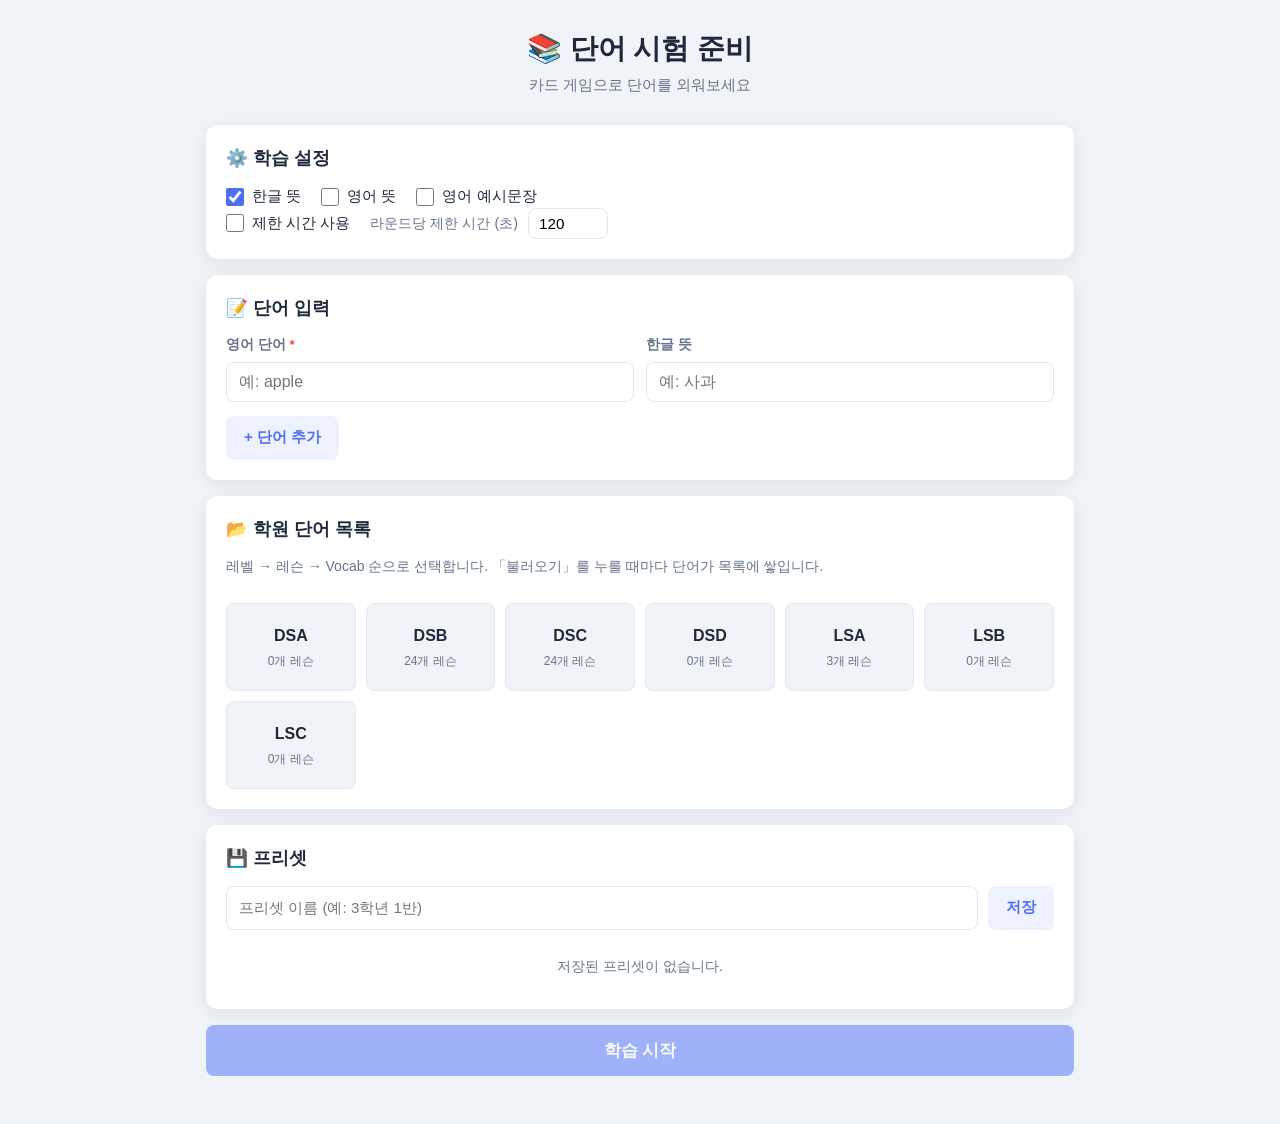
<file: index.html>
<!DOCTYPE html>
<html lang="ko">
<head>
  <meta charset="UTF-8">
  <meta name="viewport" content="width=device-width, initial-scale=1.0">
  <title>단어 시험 준비</title>
  <link rel="stylesheet" href="css/style.css">
</head>
<body>
  <div class="app">
    <header class="header">
      <button type="button" class="btn-header-home" id="btn-header-home" hidden aria-label="단어 목록으로 돌아가기">← 홈</button>
      <div class="header-title">
        <h1>📚 단어 시험 준비</h1>
        <p class="subtitle">카드 게임으로 단어를 외워보세요</p>
      </div>
    </header>

    <!-- 세팅 페이즈 -->
    <section id="phase-setup" class="phase active">
      <div class="panel">
        <h2>⚙️ 학습 설정</h2>
        <div class="field-toggles">
          <label class="toggle-label">
            <input type="checkbox" id="field-korean" checked>
            <span>한글 뜻</span>
          </label>
          <label class="toggle-label">
            <input type="checkbox" id="field-english">
            <span>영어 뜻</span>
          </label>
          <label class="toggle-label">
            <input type="checkbox" id="field-example">
            <span>영어 예시문장</span>
          </label>
        </div>

        <div class="timer-settings">
          <label class="toggle-label">
            <input type="checkbox" id="timer-enabled">
            <span>제한 시간 사용</span>
          </label>
          <div class="timer-input-group" id="timer-input-group" hidden>
            <label for="timer-seconds">라운드당 제한 시간 (초)</label>
            <input type="number" id="timer-seconds" min="30" max="600" value="120">
          </div>
        </div>
      </div>

      <div class="panel">
        <h2>📝 단어 입력</h2>
        <div class="input-grid" id="input-grid">
          <div class="input-card">
            <label for="input-word">영어 단어 <span class="required">*</span></label>
            <input type="text" id="input-word" placeholder="예: apple" autocomplete="off">
          </div>
          <div class="input-card" data-field="korean">
            <label for="input-korean">한글 뜻</label>
            <input type="text" id="input-korean" placeholder="예: 사과" autocomplete="off">
          </div>
          <div class="input-card" data-field="english" hidden>
            <label for="input-english">영어 뜻</label>
            <input type="text" id="input-english" placeholder="예: a round fruit" autocomplete="off">
          </div>
          <div class="input-card input-card-wide" data-field="example" hidden>
            <label for="input-example">영어 예시문장</label>
            <input type="text" id="input-example" placeholder="예: I eat an apple every day." autocomplete="off">
          </div>
        </div>
        <p id="form-feedback" class="form-feedback" hidden></p>
        <button type="button" class="btn btn-secondary" id="btn-add-word">+ 단어 추가</button>
      </div>

      <div class="panel" id="word-list-panel" hidden>
        <div class="panel-header">
          <h2>📋 단어 목록 <span class="badge" id="word-count">0</span></h2>
          <button type="button" class="btn btn-text btn-danger-text" id="btn-clear-words">전체 삭제</button>
        </div>
        <ul class="word-list" id="word-list"></ul>
      </div>

      <div class="panel">
        <h2>📂 학원 단어 목록</h2>
        <p class="panel-hint">레벨 → 레슨 → Vocab 순으로 선택합니다. 「불러오기」를 누를 때마다 단어가 목록에 쌓입니다.</p>
        <div class="builtin-preset-nav" id="builtin-preset-breadcrumb" hidden></div>
        <div class="builtin-preset-list" id="builtin-preset-list">
          <p class="empty-hint">불러오는 중...</p>
        </div>
      </div>

      <div class="panel">
        <h2>💾 프리셋</h2>
        <div class="preset-save-row">
          <input type="text" id="preset-name" placeholder="프리셋 이름 (예: 3학년 1반)" autocomplete="off">
          <button type="button" class="btn btn-secondary" id="btn-save-preset">저장</button>
        </div>
        <div class="preset-list" id="preset-list">
          <p class="empty-hint">저장된 프리셋이 없습니다.</p>
        </div>
      </div>

      <div class="action-bar">
        <button type="button" class="btn btn-primary btn-large" id="btn-start" disabled>학습 시작</button>
      </div>
    </section>

    <!-- 라운드 공통 헤더 -->
    <section id="phase-round" class="phase">
      <div class="round-header">
        <div class="round-info">
          <span class="round-label" id="round-label">라운드 1</span>
          <span class="round-title" id="round-title">페어 찾기</span>
        </div>
        <div class="stats-bar">
          <div class="stat" id="stat-progress">
            <span class="stat-label">진행</span>
            <span class="stat-value" id="progress-text">0 / 0</span>
          </div>
          <div class="stat" id="stat-score">
            <span class="stat-label">점수</span>
            <span class="stat-value" id="score-text">0</span>
          </div>
          <div class="stat" id="stat-accuracy">
            <span class="stat-label">정답률</span>
            <span class="stat-value" id="accuracy-text">-</span>
          </div>
          <div class="stat stat-timer" id="stat-timer" hidden>
            <span class="stat-label">남은 시간</span>
            <span class="stat-value timer-value" id="timer-text">2:00</span>
          </div>
        </div>
      </div>

      <!-- 라운드 1: 페어 찾기 -->
      <div id="round1-content" class="round-content" hidden>
        <p class="round-hint">같은 단어의 영어 카드와 뜻 카드를 차례로 클릭해 짝을 맞추세요. (한 번에 최대 4쌍)</p>
        <div class="match-grid" id="match-grid"></div>
      </div>

      <!-- 라운드 2: 객관식 -->
      <div id="round2-content" class="round-content" hidden>
        <p class="round-hint">아래 뜻에 맞는 영어 단어를 고르세요.</p>
        <div class="quiz-prompt" id="quiz-prompt"></div>
        <div class="quiz-choices" id="quiz-choices"></div>
      </div>

      <!-- 라운드 3: 스펠링 -->
      <div id="round3-content" class="round-content" hidden>
        <p class="round-hint">글자 카드를 순서대로 눌러 단어의 스펠링을 완성하세요. (하이픈으로 구분된 단어는 각각 따로 출제됩니다)</p>
        <div class="spelling-hint" id="spelling-hint"></div>
        <div class="spelling-answer" id="spelling-answer"></div>
        <div class="spelling-letters" id="spelling-letters"></div>
        <button type="button" class="btn btn-secondary" id="btn-spelling-reset">다시 선택</button>
      </div>
    </section>

    <!-- 라운드 완료 / 결과 -->
    <section id="phase-result" class="phase">
      <div class="panel result-panel">
        <h2 id="result-title">🎉 학습 완료!</h2>
        <div class="result-stats">
          <div class="result-stat">
            <span class="result-stat-value" id="result-score">0</span>
            <span class="result-stat-label">총 점수</span>
          </div>
          <div class="result-stat">
            <span class="result-stat-value" id="result-accuracy">0%</span>
            <span class="result-stat-label">정답률</span>
          </div>
          <div class="result-stat">
            <span class="result-stat-value" id="result-correct">0</span>
            <span class="result-stat-label">정답</span>
          </div>
          <div class="result-stat">
            <span class="result-stat-value" id="result-wrong">0</span>
            <span class="result-stat-label">오답</span>
          </div>
        </div>

        <div id="wrong-words-section" class="wrong-words-section" hidden>
          <h3>틀린 단어</h3>
          <ul class="wrong-words-list" id="wrong-words-list"></ul>
        </div>

        <div class="action-bar result-actions">
          <button type="button" class="btn btn-primary" id="btn-retry-wrong" hidden>틀린 단어만 다시 풀기</button>
          <button type="button" class="btn btn-secondary" id="btn-restart">처음부터 다시</button>
          <button type="button" class="btn btn-secondary" id="btn-back-setup">단어 목록으로</button>
        </div>
      </div>
    </section>

    <!-- 피드백 토스트 -->
    <div class="toast" id="toast" hidden></div>
  </div>

  <script src="js/app.js" onerror="document.getElementById('js-error')?.removeAttribute('hidden')"></script>
  <p id="js-error" class="js-error" hidden>
    ⚠️ 앱이 제대로 로드되지 않았습니다. 모바일에서는 <strong>standalone.html</strong> 파일을 열어주세요.
  </p>
</body>
</html>
</file>
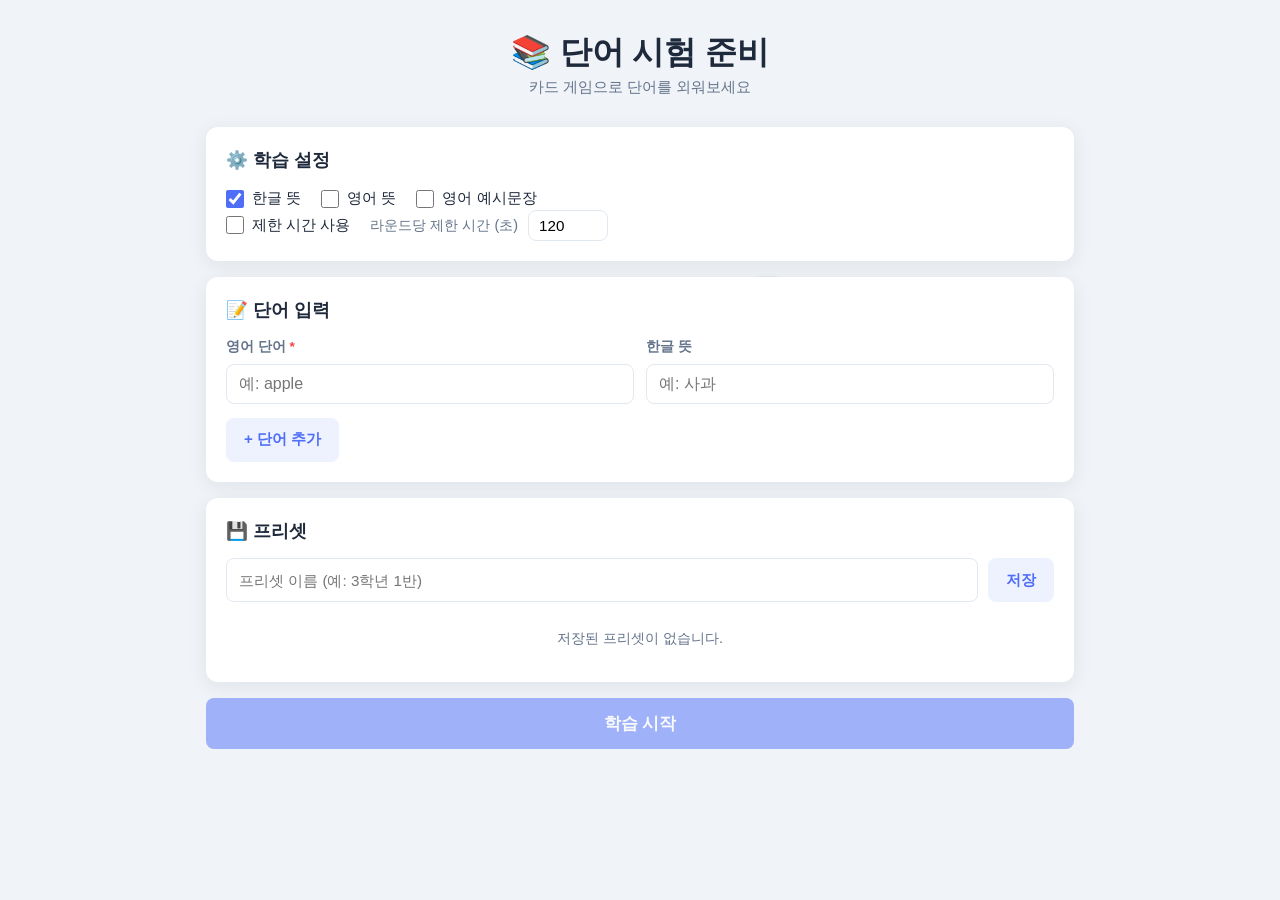
<file: index_old.html>
<!DOCTYPE html>
<html lang="ko">
<head>
  <meta charset="UTF-8">
  <meta name="viewport" content="width=device-width, initial-scale=1.0, viewport-fit=cover">
  <meta name="apple-mobile-web-app-capable" content="yes">
  <meta name="mobile-web-app-capable" content="yes">
  <title>단어 시험 준비 (모바일)</title>
  <link rel="stylesheet" href="css/style.css">
</head>
<body>
  <div class="app">
    <header class="header">
      <h1>📚 단어 시험 준비</h1>
      <p class="subtitle">카드 게임으로 단어를 외워보세요</p>
    </header>

    <section id="phase-setup" class="phase active">
      <div class="panel">
        <h2>⚙️ 학습 설정</h2>
        <div class="field-toggles">
          <label class="toggle-label">
            <input type="checkbox" id="field-korean" checked>
            <span>한글 뜻</span>
          </label>
          <label class="toggle-label">
            <input type="checkbox" id="field-english">
            <span>영어 뜻</span>
          </label>
          <label class="toggle-label">
            <input type="checkbox" id="field-example">
            <span>영어 예시문장</span>
          </label>
        </div>
        <div class="timer-settings">
          <label class="toggle-label">
            <input type="checkbox" id="timer-enabled">
            <span>제한 시간 사용</span>
          </label>
          <div class="timer-input-group" id="timer-input-group" hidden>
            <label for="timer-seconds">라운드당 제한 시간 (초)</label>
            <input type="number" id="timer-seconds" min="30" max="600" value="120">
          </div>
        </div>
      </div>

      <div class="panel">
        <h2>📝 단어 입력</h2>
        <div class="input-grid" id="input-grid">
          <div class="input-card">
            <label for="input-word">영어 단어 <span class="required">*</span></label>
            <input type="text" id="input-word" placeholder="예: apple" autocomplete="off" enterkeyhint="next">
          </div>
          <div class="input-card" data-field="korean">
            <label for="input-korean">한글 뜻</label>
            <input type="text" id="input-korean" placeholder="예: 사과" autocomplete="off" enterkeyhint="next">
          </div>
          <div class="input-card" data-field="english" hidden>
            <label for="input-english">영어 뜻</label>
            <input type="text" id="input-english" placeholder="예: a round fruit" autocomplete="off">
          </div>
          <div class="input-card" data-field="example" hidden>
            <label for="input-example">영어 예시문장</label>
            <input type="text" id="input-example" placeholder="예: I eat an apple." autocomplete="off">
          </div>
        </div>
        <p id="form-feedback" class="form-feedback" hidden></p>
        <button type="button" class="btn btn-secondary" id="btn-add-word">+ 단어 추가</button>
      </div>

      <div class="panel" id="word-list-panel" hidden>
        <div class="panel-header">
          <h2>📋 단어 목록 <span class="badge" id="word-count">0</span></h2>
          <button type="button" class="btn btn-text btn-danger-text" id="btn-clear-words">전체 삭제</button>
        </div>
        <ul class="word-list" id="word-list"></ul>
      </div>

      <div class="panel">
        <h2>💾 프리셋</h2>
        <div class="preset-save-row">
          <input type="text" id="preset-name" placeholder="프리셋 이름 (예: 3학년 1반)" autocomplete="off">
          <button type="button" class="btn btn-secondary" id="btn-save-preset">저장</button>
        </div>
        <div class="preset-list" id="preset-list">
          <p class="empty-hint">저장된 프리셋이 없습니다.</p>
        </div>
      </div>

      <div class="action-bar">
        <button type="button" class="btn btn-primary btn-large" id="btn-start" disabled>학습 시작</button>
      </div>
    </section>

    <section id="phase-round" class="phase">
      <div class="round-header">
        <div class="round-info">
          <span class="round-label" id="round-label">라운드 1</span>
          <span class="round-title" id="round-title">페어 찾기</span>
        </div>
        <div class="stats-bar">
          <div class="stat">
            <span class="stat-label">진행</span>
            <span class="stat-value" id="progress-text">0 / 0</span>
          </div>
          <div class="stat">
            <span class="stat-label">점수</span>
            <span class="stat-value" id="score-text">0</span>
          </div>
          <div class="stat">
            <span class="stat-label">정답률</span>
            <span class="stat-value" id="accuracy-text">-</span>
          </div>
          <div class="stat stat-timer" id="stat-timer" hidden>
            <span class="stat-label">남은 시간</span>
            <span class="stat-value timer-value" id="timer-text">2:00</span>
          </div>
        </div>
      </div>

      <div id="round1-content" class="round-content" hidden>
        <p class="round-hint">영어 카드와 뜻 카드를 차례로 눌러 짝을 맞추세요. (한 번에 최대 4쌍)</p>
        <div class="match-grid" id="match-grid"></div>
      </div>

      <div id="round2-content" class="round-content" hidden>
        <p class="round-hint">아래 뜻에 맞는 영어 단어를 고르세요.</p>
        <div class="quiz-prompt" id="quiz-prompt"></div>
        <div class="quiz-choices" id="quiz-choices"></div>
      </div>

      <div id="round3-content" class="round-content" hidden>
        <p class="round-hint">글자를 순서대로 눌러 스펠링을 완성하세요.</p>
        <div class="spelling-hint" id="spelling-hint"></div>
        <div class="spelling-answer" id="spelling-answer"></div>
        <div class="spelling-letters" id="spelling-letters"></div>
        <button type="button" class="btn btn-secondary" id="btn-spelling-reset">다시 선택</button>
      </div>
    </section>

    <section id="phase-result" class="phase">
      <div class="panel result-panel">
        <h2 id="result-title">🎉 학습 완료!</h2>
        <div class="result-stats">
          <div class="result-stat">
            <span class="result-stat-value" id="result-score">0</span>
            <span class="result-stat-label">총 점수</span>
          </div>
          <div class="result-stat">
            <span class="result-stat-value" id="result-accuracy">0%</span>
            <span class="result-stat-label">정답률</span>
          </div>
          <div class="result-stat">
            <span class="result-stat-value" id="result-correct">0</span>
            <span class="result-stat-label">정답</span>
          </div>
          <div class="result-stat">
            <span class="result-stat-value" id="result-wrong">0</span>
            <span class="result-stat-label">오답</span>
          </div>
        </div>
        <div id="wrong-words-section" class="wrong-words-section" hidden>
          <h3>틀린 단어</h3>
          <ul class="wrong-words-list" id="wrong-words-list"></ul>
        </div>
        <div class="action-bar result-actions">
          <button type="button" class="btn btn-primary" id="btn-retry-wrong" hidden>틀린 단어만 다시 풀기</button>
          <button type="button" class="btn btn-secondary" id="btn-restart">처음부터 다시</button>
          <button type="button" class="btn btn-secondary" id="btn-back-setup">단어 목록으로</button>
        </div>
      </div>
    </section>

    <div class="toast" id="toast" hidden></div>
  </div>

  <script src="js/app.js"></script>
</body>
</html>
</file>
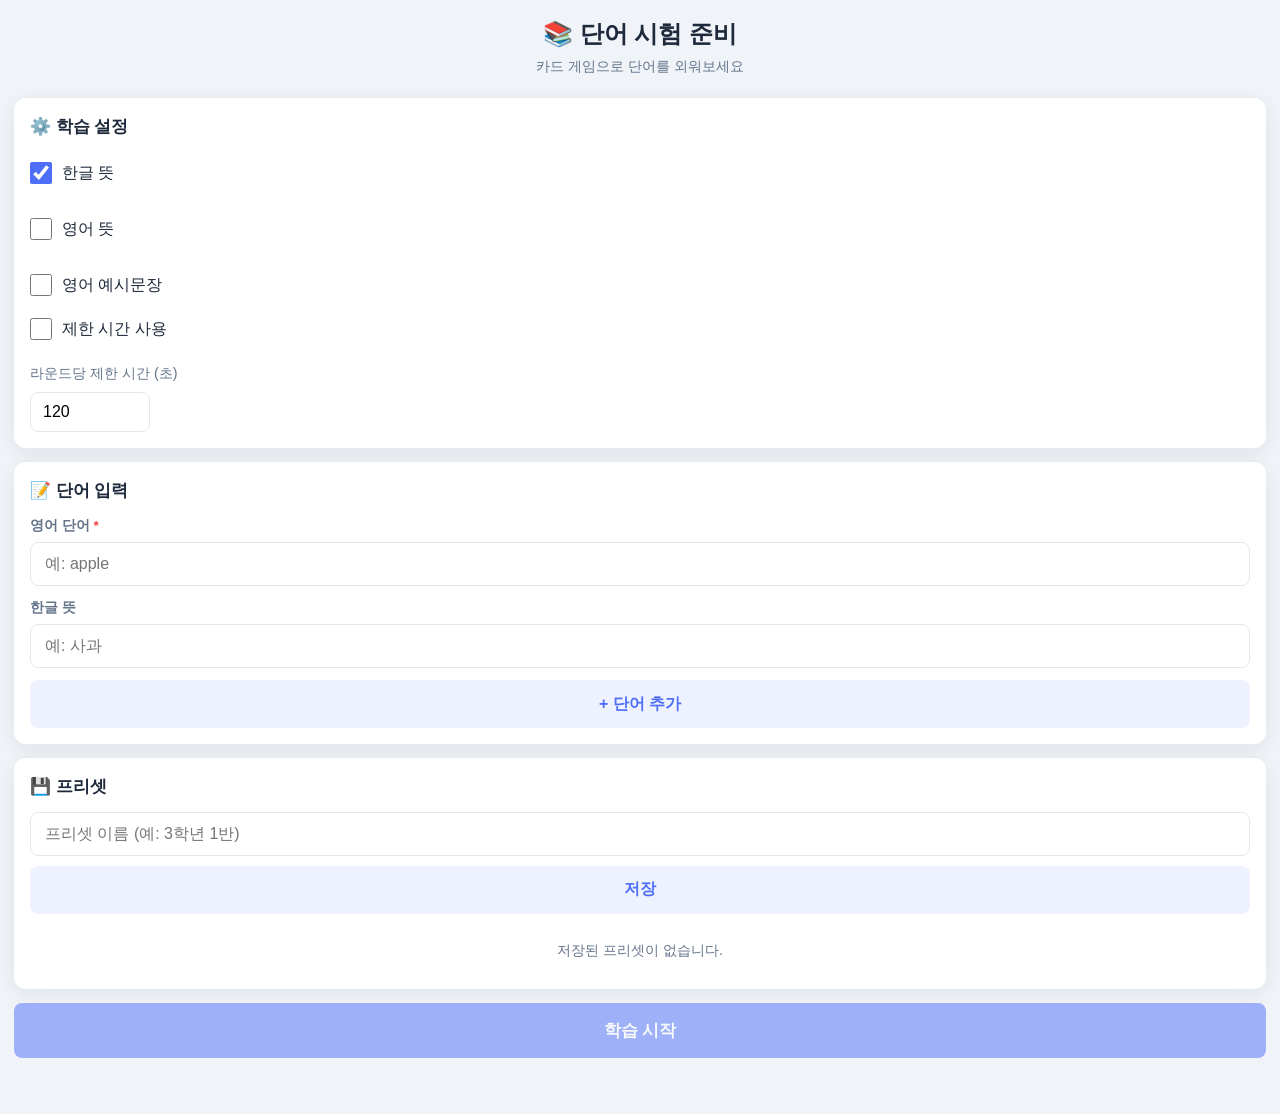
<file: standalone-bundled.html>
<!DOCTYPE html>

<html lang="ko">

<head>

  <meta charset="UTF-8">

  <meta name="viewport" content="width=device-width, initial-scale=1.0, viewport-fit=cover">

  <meta name="apple-mobile-web-app-capable" content="yes">

  <meta name="mobile-web-app-capable" content="yes">

  <title>단어 시험 준비 (모바일)</title>

  <style>
:root {
  --bg: #f0f4f8;
  --surface: #ffffff;
  --primary: #4f6ef7;
  --primary-dark: #3a56d4;
  --success: #22c55e;
  --danger: #ef4444;
  --warning: #f59e0b;
  --text: #1e293b;
  --text-muted: #64748b;
  --border: #e2e8f0;
  --shadow: 0 4px 20px rgba(15, 23, 42, 0.08);
  --radius: 12px;
  --radius-sm: 8px;
}

* {
  box-sizing: border-box;
  margin: 0;
  padding: 0;
}

html {
  -webkit-text-size-adjust: 100%;
}

body {
  font-family: "Apple SD Gothic Neo", "Malgun Gothic", sans-serif;
  background: var(--bg);
  color: var(--text);
  line-height: 1.5;
  min-height: 100vh;
  padding: env(safe-area-inset-top) env(safe-area-inset-right) env(safe-area-inset-bottom) env(safe-area-inset-left);
}

.app {
  max-width: 100%;
  margin: 0 auto;
  padding: 16px 14px calc(56px + env(safe-area-inset-bottom));
}

.header {
  text-align: center;
  margin-bottom: 20px;
}

.header h1 {
  font-size: 1.5rem;
  font-weight: 700;
  margin-bottom: 4px;
}

.subtitle {
  color: var(--text-muted);
  font-size: 0.9rem;
}

.mobile-badge {
  display: inline-block;
  margin-top: 8px;
  padding: 4px 10px;
  background: #eef2ff;
  color: var(--primary);
  font-size: 0.75rem;
  font-weight: 600;
  border-radius: 20px;
}

.phase { display: none; }
.phase.active { display: block; }

.panel {
  background: var(--surface);
  border-radius: var(--radius);
  padding: 16px;
  margin-bottom: 14px;
  box-shadow: var(--shadow);
}

.panel h2 {
  font-size: 1.05rem;
  margin-bottom: 12px;
}

.panel-header {
  display: flex;
  justify-content: space-between;
  align-items: center;
  margin-bottom: 12px;
}

.panel-header h2 { margin-bottom: 0; }

.badge {
  display: inline-flex;
  align-items: center;
  justify-content: center;
  background: var(--primary);
  color: white;
  font-size: 0.8rem;
  padding: 2px 8px;
  border-radius: 20px;
  margin-left: 6px;
}

.field-toggles,
.timer-settings {
  display: flex;
  flex-direction: column;
  gap: 12px;
}

.toggle-label {
  display: flex;
  align-items: center;
  gap: 10px;
  cursor: pointer;
  font-size: 1rem;
  min-height: 44px;
}

.toggle-label input {
  width: 22px;
  height: 22px;
  accent-color: var(--primary);
}

.timer-input-group {
  display: flex;
  flex-direction: column;
  gap: 8px;
}

.timer-input-group label {
  font-size: 0.9rem;
  color: var(--text-muted);
}

.timer-input-group input {
  width: 100%;
  max-width: 120px;
  padding: 10px 12px;
  border: 1px solid var(--border);
  border-radius: var(--radius-sm);
  font-size: 16px;
}

.input-grid {
  display: flex;
  flex-direction: column;
  gap: 12px;
  margin-bottom: 12px;
}

.input-card label {
  display: block;
  font-size: 0.85rem;
  font-weight: 600;
  margin-bottom: 6px;
  color: var(--text-muted);
}

.required { color: var(--danger); }

.input-card input {
  width: 100%;
  padding: 12px 14px;
  border: 1px solid var(--border);
  border-radius: var(--radius-sm);
  font-size: 16px;
}

.input-card input:focus {
  outline: none;
  border-color: var(--primary);
  box-shadow: 0 0 0 3px rgba(79, 110, 247, 0.15);
}

.form-feedback {
  padding: 10px 12px;
  border-radius: var(--radius-sm);
  font-size: 0.9rem;
  font-weight: 600;
  margin-bottom: 12px;
}

.form-feedback.error {
  background: #fef2f2;
  color: var(--danger);
}

.form-feedback.success {
  background: #ecfdf5;
  color: #15803d;
}

.btn {
  display: inline-flex;
  align-items: center;
  justify-content: center;
  min-height: 48px;
  padding: 12px 18px;
  border: none;
  border-radius: var(--radius-sm);
  font-size: 1rem;
  font-weight: 600;
  cursor: pointer;
  touch-action: manipulation;
  -webkit-tap-highlight-color: transparent;
  user-select: none;
}

.btn:active { transform: scale(0.98); }
.btn:disabled { opacity: 0.5; cursor: not-allowed; }

.btn-primary { background: var(--primary); color: white; }
.btn-secondary { background: #eef2ff; color: var(--primary); }
.btn-text { background: transparent; padding: 8px 10px; }
.btn-danger-text { color: var(--danger); font-size: 0.85rem; }
.btn-large { width: 100%; padding: 16px; font-size: 1.05rem; }

#btn-add-word { width: 100%; }

.action-bar { margin-top: 8px; }

.word-list {
  list-style: none;
  display: flex;
  flex-direction: column;
  gap: 8px;
}

.word-list-item {
  display: flex;
  justify-content: space-between;
  align-items: flex-start;
  padding: 12px 14px;
  background: var(--bg);
  border-radius: var(--radius-sm);
  gap: 12px;
}

.word-list-item .word-main {
  font-weight: 700;
  font-size: 1rem;
  margin-bottom: 4px;
}

.word-list-item .word-details {
  font-size: 0.85rem;
  color: var(--text-muted);
}

.word-list-item .word-details span { display: block; }

.btn-remove-word {
  background: none;
  border: none;
  color: var(--danger);
  cursor: pointer;
  font-size: 1.4rem;
  padding: 8px;
  min-width: 44px;
  min-height: 44px;
}

.preset-save-row {
  display: flex;
  flex-direction: column;
  gap: 10px;
  margin-bottom: 14px;
}

.preset-save-row input {
  width: 100%;
  padding: 12px 14px;
  border: 1px solid var(--border);
  border-radius: var(--radius-sm);
  font-size: 16px;
}

.preset-list {
  display: flex;
  flex-direction: column;
  gap: 8px;
}

.preset-item {
  display: flex;
  flex-direction: column;
  gap: 10px;
  padding: 12px 14px;
  background: var(--bg);
  border-radius: var(--radius-sm);
}

.preset-item-name { font-weight: 600; }

.preset-item-meta {
  font-size: 0.8rem;
  color: var(--text-muted);
}

.preset-item-actions {
  display: flex;
  gap: 8px;
}

.preset-item-actions .btn { flex: 1; }

.btn-small {
  padding: 10px 12px;
  font-size: 0.9rem;
  min-height: 44px;
}

.empty-hint {
  color: var(--text-muted);
  font-size: 0.9rem;
  text-align: center;
  padding: 12px;
}

.round-header {
  background: var(--surface);
  border-radius: var(--radius);
  padding: 14px 16px;
  margin-bottom: 14px;
  box-shadow: var(--shadow);
}

.round-info { margin-bottom: 10px; }

.round-label {
  display: inline-block;
  background: var(--primary);
  color: white;
  font-size: 0.75rem;
  font-weight: 600;
  padding: 3px 10px;
  border-radius: 20px;
  margin-right: 6px;
}

.round-title {
  font-size: 1.05rem;
  font-weight: 700;
}

.stats-bar {
  display: grid;
  grid-template-columns: repeat(2, 1fr);
  gap: 10px;
}

.stat-label {
  font-size: 0.7rem;
  color: var(--text-muted);
}

.stat-value {
  font-size: 1rem;
  font-weight: 700;
}

.timer-value { color: var(--primary); }
.timer-value.warning { color: var(--warning); }
.timer-value.danger { color: var(--danger); }

.round-hint {
  text-align: center;
  color: var(--text-muted);
  font-size: 0.85rem;
  margin-bottom: 14px;
  line-height: 1.5;
}

.match-grid {
  display: grid;
  grid-template-columns: repeat(2, 1fr);
  gap: 10px;
}

.match-card {
  min-height: 92px;
  background: var(--surface);
  border: 2px solid var(--border);
  border-radius: var(--radius-sm);
  padding: 10px;
  display: flex;
  align-items: center;
  justify-content: center;
  text-align: center;
  font-size: 0.82rem;
  cursor: pointer;
  touch-action: manipulation;
  word-break: break-word;
  box-shadow: 0 2px 8px rgba(0, 0, 0, 0.04);
}

.match-card.selected {
  border-color: var(--primary);
  background: #eef2ff;
}

.match-card.matched {
  border-color: var(--success);
  background: #ecfdf5;
  opacity: 0.7;
}

.match-card.type-word {
  font-weight: 700;
  color: var(--primary);
}

.quiz-prompt {
  background: var(--surface);
  border-radius: var(--radius);
  padding: 24px 16px;
  text-align: center;
  margin-bottom: 16px;
  box-shadow: var(--shadow);
}

.quiz-prompt-type {
  font-size: 0.8rem;
  color: var(--text-muted);
  margin-bottom: 8px;
}

.quiz-prompt-text {
  font-size: 1.15rem;
  font-weight: 600;
  line-height: 1.6;
}

.quiz-choices {
  display: flex;
  flex-direction: column;
  gap: 10px;
}

.quiz-choice {
  width: 100%;
  min-height: 52px;
  padding: 14px 16px;
  background: var(--surface);
  border: 2px solid var(--border);
  border-radius: var(--radius-sm);
  font-size: 1rem;
  font-weight: 600;
  cursor: pointer;
  touch-action: manipulation;
  text-align: center;
}

.quiz-choice.correct {
  border-color: var(--success);
  background: #ecfdf5;
}

.quiz-choice.wrong {
  border-color: var(--danger);
  background: #fef2f2;
}

.quiz-choice.disabled { cursor: default; }

.spelling-hint {
  text-align: center;
  margin-bottom: 14px;
  font-size: 0.95rem;
  color: var(--text-muted);
  line-height: 1.6;
}

.spelling-part-label {
  display: inline-block;
  margin-top: 6px;
  font-size: 0.9rem;
  color: var(--primary);
}

.spelling-answer {
  display: flex;
  justify-content: center;
  flex-wrap: wrap;
  gap: 8px;
  min-height: 52px;
  margin-bottom: 16px;
  padding: 12px;
  background: var(--surface);
  border-radius: var(--radius);
  box-shadow: var(--shadow);
}

.spelling-slot {
  width: 48px;
  height: 48px;
  display: flex;
  align-items: center;
  justify-content: center;
  border: 2px dashed var(--border);
  border-radius: var(--radius-sm);
  font-size: 1.2rem;
  font-weight: 700;
  color: var(--primary);
}

.spelling-slot.filled {
  border-style: solid;
  border-color: var(--primary);
  background: #eef2ff;
}

.spelling-letters {
  display: flex;
  justify-content: center;
  flex-wrap: wrap;
  gap: 10px;
  margin-bottom: 16px;
}

.spelling-letter {
  width: 52px;
  height: 52px;
  display: flex;
  align-items: center;
  justify-content: center;
  background: var(--surface);
  border: 2px solid var(--border);
  border-radius: var(--radius-sm);
  font-size: 1.2rem;
  font-weight: 700;
  cursor: pointer;
  touch-action: manipulation;
}

.spelling-letter.used {
  opacity: 0.3;
  cursor: default;
}

#btn-spelling-reset {
  display: block;
  margin: 0 auto;
  width: 100%;
  max-width: 280px;
}

.result-panel { text-align: center; }
.result-panel h2 {
  font-size: 1.35rem;
  margin-bottom: 20px;
}

.result-stats {
  display: grid;
  grid-template-columns: repeat(2, 1fr);
  gap: 10px;
  margin-bottom: 24px;
}

.result-stat {
  padding: 14px 8px;
  background: var(--bg);
  border-radius: var(--radius-sm);
}

.result-stat-value {
  display: block;
  font-size: 1.4rem;
  font-weight: 700;
  color: var(--primary);
}

.result-stat-label {
  font-size: 0.8rem;
  color: var(--text-muted);
}

.wrong-words-section {
  text-align: left;
  margin-bottom: 20px;
  padding: 14px;
  background: #fef2f2;
  border-radius: var(--radius-sm);
}

.wrong-words-section h3 {
  font-size: 0.95rem;
  color: var(--danger);
  margin-bottom: 10px;
}

.wrong-words-list {
  list-style: none;
  display: flex;
  flex-wrap: wrap;
  gap: 8px;
}

.wrong-words-list li {
  background: white;
  padding: 6px 12px;
  border-radius: 20px;
  font-size: 0.9rem;
  font-weight: 600;
}

.result-actions {
  display: flex;
  flex-direction: column;
  gap: 10px;
}

.toast {
  position: fixed;
  top: calc(16px + env(safe-area-inset-top));
  left: 14px;
  right: 14px;
  transform: none;
  padding: 14px 18px;
  border-radius: var(--radius-sm);
  font-weight: 600;
  font-size: 0.95rem;
  z-index: 1000;
  text-align: center;
  box-shadow: 0 4px 20px rgba(0, 0, 0, 0.15);
}

.toast.success { background: var(--success); color: white; }
.toast.error { background: var(--danger); color: white; }
.toast.info { background: var(--text); color: white; }
  </style>

</head>

<body>

  <div class="app">

    <header class="header">

      <h1>📚 단어 시험 준비</h1>

      <p class="subtitle">카드 게임으로 단어를 외워보세요</p>

    </header>



    <section id="phase-setup" class="phase active">

      <div class="panel">

        <h2>⚙️ 학습 설정</h2>

        <div class="field-toggles">

          <label class="toggle-label">

            <input type="checkbox" id="field-korean" checked>

            <span>한글 뜻</span>

          </label>

          <label class="toggle-label">

            <input type="checkbox" id="field-english">

            <span>영어 뜻</span>

          </label>

          <label class="toggle-label">

            <input type="checkbox" id="field-example">

            <span>영어 예시문장</span>

          </label>

        </div>

        <div class="timer-settings">

          <label class="toggle-label">

            <input type="checkbox" id="timer-enabled">

            <span>제한 시간 사용</span>

          </label>

          <div class="timer-input-group" id="timer-input-group" hidden>

            <label for="timer-seconds">라운드당 제한 시간 (초)</label>

            <input type="number" id="timer-seconds" min="30" max="600" value="120">

          </div>

        </div>

      </div>



      <div class="panel">

        <h2>📝 단어 입력</h2>

        <div class="input-grid" id="input-grid">

          <div class="input-card">

            <label for="input-word">영어 단어 <span class="required">*</span></label>

            <input type="text" id="input-word" placeholder="예: apple" autocomplete="off" enterkeyhint="next">

          </div>

          <div class="input-card" data-field="korean">

            <label for="input-korean">한글 뜻</label>

            <input type="text" id="input-korean" placeholder="예: 사과" autocomplete="off" enterkeyhint="next">

          </div>

          <div class="input-card" data-field="english" hidden>

            <label for="input-english">영어 뜻</label>

            <input type="text" id="input-english" placeholder="예: a round fruit" autocomplete="off">

          </div>

          <div class="input-card" data-field="example" hidden>

            <label for="input-example">영어 예시문장</label>

            <input type="text" id="input-example" placeholder="예: I eat an apple." autocomplete="off">

          </div>

        </div>

        <p id="form-feedback" class="form-feedback" hidden></p>

        <button type="button" class="btn btn-secondary" id="btn-add-word">+ 단어 추가</button>

      </div>



      <div class="panel" id="word-list-panel" hidden>

        <div class="panel-header">

          <h2>📋 단어 목록 <span class="badge" id="word-count">0</span></h2>

          <button type="button" class="btn btn-text btn-danger-text" id="btn-clear-words">전체 삭제</button>

        </div>

        <ul class="word-list" id="word-list"></ul>

      </div>



      <div class="panel">

        <h2>💾 프리셋</h2>

        <div class="preset-save-row">

          <input type="text" id="preset-name" placeholder="프리셋 이름 (예: 3학년 1반)" autocomplete="off">

          <button type="button" class="btn btn-secondary" id="btn-save-preset">저장</button>

        </div>

        <div class="preset-list" id="preset-list">

          <p class="empty-hint">저장된 프리셋이 없습니다.</p>

        </div>

      </div>



      <div class="action-bar">

        <button type="button" class="btn btn-primary btn-large" id="btn-start" disabled>학습 시작</button>

      </div>

    </section>



    <section id="phase-round" class="phase">

      <div class="round-header">

        <div class="round-info">

          <span class="round-label" id="round-label">라운드 1</span>

          <span class="round-title" id="round-title">페어 찾기</span>

        </div>

        <div class="stats-bar">

          <div class="stat">

            <span class="stat-label">진행</span>

            <span class="stat-value" id="progress-text">0 / 0</span>

          </div>

          <div class="stat">

            <span class="stat-label">점수</span>

            <span class="stat-value" id="score-text">0</span>

          </div>

          <div class="stat">

            <span class="stat-label">정답률</span>

            <span class="stat-value" id="accuracy-text">-</span>

          </div>

          <div class="stat stat-timer" id="stat-timer" hidden>

            <span class="stat-label">남은 시간</span>

            <span class="stat-value timer-value" id="timer-text">2:00</span>

          </div>

        </div>

      </div>



      <div id="round1-content" class="round-content" hidden>

        <p class="round-hint">영어 카드와 뜻 카드를 차례로 눌러 짝을 맞추세요. (한 번에 최대 4쌍)</p>

        <div class="match-grid" id="match-grid"></div>

      </div>



      <div id="round2-content" class="round-content" hidden>

        <p class="round-hint">아래 뜻에 맞는 영어 단어를 고르세요.</p>

        <div class="quiz-prompt" id="quiz-prompt"></div>

        <div class="quiz-choices" id="quiz-choices"></div>

      </div>



      <div id="round3-content" class="round-content" hidden>

        <p class="round-hint">글자를 순서대로 눌러 스펠링을 완성하세요.</p>

        <div class="spelling-hint" id="spelling-hint"></div>

        <div class="spelling-answer" id="spelling-answer"></div>

        <div class="spelling-letters" id="spelling-letters"></div>

        <button type="button" class="btn btn-secondary" id="btn-spelling-reset">다시 선택</button>

      </div>

    </section>



    <section id="phase-result" class="phase">

      <div class="panel result-panel">

        <h2 id="result-title">🎉 학습 완료!</h2>

        <div class="result-stats">

          <div class="result-stat">

            <span class="result-stat-value" id="result-score">0</span>

            <span class="result-stat-label">총 점수</span>

          </div>

          <div class="result-stat">

            <span class="result-stat-value" id="result-accuracy">0%</span>

            <span class="result-stat-label">정답률</span>

          </div>

          <div class="result-stat">

            <span class="result-stat-value" id="result-correct">0</span>

            <span class="result-stat-label">정답</span>

          </div>

          <div class="result-stat">

            <span class="result-stat-value" id="result-wrong">0</span>

            <span class="result-stat-label">오답</span>

          </div>

        </div>

        <div id="wrong-words-section" class="wrong-words-section" hidden>

          <h3>틀린 단어</h3>

          <ul class="wrong-words-list" id="wrong-words-list"></ul>

        </div>

        <div class="action-bar result-actions">

          <button type="button" class="btn btn-primary" id="btn-retry-wrong" hidden>틀린 단어만 다시 풀기</button>

          <button type="button" class="btn btn-secondary" id="btn-restart">처음부터 다시</button>

          <button type="button" class="btn btn-secondary" id="btn-back-setup">단어 목록으로</button>

        </div>

      </div>

    </section>



    <div class="toast" id="toast" hidden></div>

  </div>



  <script>
/* 단어 시험 준비 - 모바일版 */

const STORAGE_KEY = 'vocab-study-mobile-presets';

const FIELD_LABELS = {
  korean: '한글 뜻',
  english: '영어 뜻',
  example: '예시문장',
};

const ROUND_INFO = [
  { label: '라운드 1', title: '페어 찾기' },
  { label: '라운드 2', title: '뜻 맞추기' },
  { label: '라운드 3', title: '스펠링 맞추기' },
];

let words = [];
let fields = { korean: true, english: false, example: false };
let timerEnabled = false;
let timerSeconds = 120;

let gameWords = [];
let currentRound = 0;
let isRetryMode = false;

let score = 0;
let correctCount = 0;
let wrongCount = 0;
let wrongWordIds = new Set();

let timerInterval = null;
let timeLeft = 0;

const MAX_PAIRS_PER_BATCH = 4;
let matchCards = [];
let pairQueue = [];
let selectedCard = null;
let batchMatchedCount = 0;
let currentBatchSize = 0;
let completedPairs = 0;
let totalPairs = 0;

let quizQueue = [];
let currentQuiz = null;

let spellingQueue = [];
let spellingTotal = 0;
let currentSpelling = null;
let spellingHintField = null;
let shuffledLetters = [];
let selectedLetters = [];
let usedLetterBtns = new Set();

let phaseSetup, phaseRound, phaseResult;

const $ = (sel) => document.querySelector(sel);
const $$ = (sel) => document.querySelectorAll(sel);

function generateId() {
  return Date.now().toString(36) + Math.random().toString(36).slice(2, 7);
}

function shuffle(arr) {
  const a = [...arr];
  for (let i = a.length - 1; i > 0; i--) {
    const j = Math.floor(Math.random() * (i + 1));
    [a[i], a[j]] = [a[j], a[i]];
  }
  return a;
}

function getActiveFields() {
  return Object.keys(fields).filter((k) => fields[k]);
}

function calcGrid(count) {
  const cols = Math.ceil(Math.sqrt(count));
  return { cols, rows: Math.ceil(count / cols) };
}

function getSpellingParts(wordText) {
  if (!/-/.test(wordText)) return [wordText];
  if (!/\s-\s|-\s|\s-/.test(wordText)) return [wordText];
  const parts = wordText.split(/\s*-\s*/).map((p) => p.trim()).filter(Boolean);
  return parts.length > 1 ? parts : [wordText];
}

function buildSpellingQueue(wordList) {
  const items = [];
  wordList.forEach((w) => {
    const parts = getSpellingParts(w.word);
    parts.forEach((part, index) => {
      items.push({
        wordEntry: w,
        spellingText: part,
        partIndex: index,
        partTotal: parts.length,
      });
    });
  });
  return shuffle(items);
}

function showFormFeedback(msg, type = 'error') {
  const el = $('#form-feedback');
  if (!el) return;
  el.textContent = msg;
  el.className = `form-feedback ${type}`;
  el.hidden = false;
}

function hideFormFeedback() {
  const el = $('#form-feedback');
  if (el) el.hidden = true;
}

function notify(msg, type = 'info') {
  showToast(msg, type);
  if (type === 'error') showFormFeedback(msg, 'error');
  else if (type === 'success') showFormFeedback(msg, 'success');
  else hideFormFeedback();
}

function showToast(msg, type = 'info') {
  const toast = $('#toast');
  toast.textContent = msg;
  toast.className = `toast ${type}`;
  toast.hidden = false;
  clearTimeout(showToast._t);
  showToast._t = setTimeout(() => { toast.hidden = true; }, 2400);
}

function showPhase(phase) {
  [phaseSetup, phaseRound, phaseResult].forEach((el) => el.classList.remove('active'));
  phase.classList.add('active');
  window.scrollTo({ top: 0, behavior: 'smooth' });
}

function formatTime(sec) {
  const m = Math.floor(sec / 60);
  const s = sec % 60;
  return `${m}:${s.toString().padStart(2, '0')}`;
}

function updateStats(progress, total) {
  if (progress !== null && total !== null) {
    $('#progress-text').textContent = `${progress} / ${total}`;
  }
  $('#score-text').textContent = score;
  const totalAttempts = correctCount + wrongCount;
  $('#accuracy-text').textContent = totalAttempts > 0
    ? `${Math.round((correctCount / totalAttempts) * 100)}%`
    : '-';
}

function addScore(points) {
  score += points;
  $('#score-text').textContent = score;
}

function recordCorrect() {
  correctCount++;
  addScore(10);
  updateStats(null, null);
}

function recordWrong(wordId) {
  wrongCount++;
  wrongWordIds.add(wordId);
  updateStats(null, null);
}

function startTimer() {
  stopTimer();
  if (!timerEnabled) {
    $('#stat-timer').hidden = true;
    return;
  }
  $('#stat-timer').hidden = false;
  timeLeft = timerSeconds;
  updateTimerDisplay();
  timerInterval = setInterval(() => {
    timeLeft--;
    updateTimerDisplay();
    if (timeLeft <= 0) {
      stopTimer();
      handleTimeUp();
    }
  }, 1000);
}

function stopTimer() {
  if (timerInterval) {
    clearInterval(timerInterval);
    timerInterval = null;
  }
}

function updateTimerDisplay() {
  const el = $('#timer-text');
  el.textContent = formatTime(timeLeft);
  el.classList.remove('warning', 'danger');
  if (timeLeft <= 10) el.classList.add('danger');
  else if (timeLeft <= 30) el.classList.add('warning');
}

function handleTimeUp() {
  showToast('시간이 종료되었습니다!', 'error');
  if (currentRound === 1) finishRound1();
  else if (currentRound === 2) finishRound2();
  else if (currentRound === 3) finishRound3();
}

function updateFieldVisibility() {
  fields.korean = $('#field-korean').checked;
  fields.english = $('#field-english').checked;
  fields.example = $('#field-example').checked;
  $$('[data-field]').forEach((el) => {
    el.hidden = !fields[el.dataset.field];
  });
}

function validateFields() {
  const active = getActiveFields();
  if (active.length === 0) {
    notify('한글 뜻, 영어 뜻, 예시문장 중 하나 이상을 선택해주세요.', 'error');
    return false;
  }
  return true;
}

function renderWordList() {
  const list = $('#word-list');
  const panel = $('#word-list-panel');
  const count = $('#word-count');
  const startBtn = $('#btn-start');

  count.textContent = words.length;
  panel.hidden = words.length === 0;
  startBtn.disabled = words.length === 0;

  list.innerHTML = words.map((w) => {
    const details = [];
    if (fields.korean && w.korean) details.push(`<span>한글: ${escapeHtml(w.korean)}</span>`);
    if (fields.english && w.english) details.push(`<span>영어: ${escapeHtml(w.english)}</span>`);
    if (fields.example && w.example) details.push(`<span>예문: ${escapeHtml(w.example)}</span>`);
    return `
      <li class="word-list-item">
        <div>
          <div class="word-main">${escapeHtml(w.word)}</div>
          <div class="word-details">${details.join('')}</div>
        </div>
        <button type="button" class="btn-remove-word" data-id="${w.id}" title="삭제">×</button>
      </li>`;
  }).join('');

  list.querySelectorAll('.btn-remove-word').forEach((btn) => {
    btn.addEventListener('click', () => {
      words = words.filter((w) => w.id !== btn.dataset.id);
      renderWordList();
    });
  });
}

function escapeHtml(str) {
  const d = document.createElement('div');
  d.textContent = str;
  return d.innerHTML;
}

function addWord() {
  if (!validateFields()) return;

  const word = $('#input-word').value.trim();
  const korean = $('#input-korean').value.trim();
  const english = $('#input-english').value.trim();
  const example = $('#input-example').value.trim();

  if (!word) {
    notify('영어 단어를 입력해주세요.', 'error');
    $('#input-word').focus();
    return;
  }

  const active = getActiveFields();
  for (const f of active) {
    const val = { korean, english, example }[f];
    if (!val) {
      notify(`${FIELD_LABELS[f]}을(를) 입력해주세요.`, 'error');
      return;
    }
  }

  words.push({ id: generateId(), word, korean, english, example });
  renderWordList();

  $('#input-word').value = '';
  $('#input-korean').value = '';
  $('#input-english').value = '';
  $('#input-example').value = '';
  hideFormFeedback();
  showToast('단어가 추가되었습니다.', 'success');
}

function getPresets() {
  try {
    return JSON.parse(localStorage.getItem(STORAGE_KEY)) || {};
  } catch {
    return {};
  }
}

function savePresets(presets) {
  localStorage.setItem(STORAGE_KEY, JSON.stringify(presets));
}

function renderPresets() {
  const presets = getPresets();
  const container = $('#preset-list');
  const names = Object.keys(presets);

  if (names.length === 0) {
    container.innerHTML = '<p class="empty-hint">저장된 프리셋이 없습니다.</p>';
    return;
  }

  container.innerHTML = names.map((name, i) => {
    const p = presets[name];
    const wordCount = p.words?.length || 0;
    const activeFields = Object.entries(p.fields || {})
      .filter(([, v]) => v)
      .map(([k]) => FIELD_LABELS[k])
      .join(', ');
    return `
      <div class="preset-item">
        <div class="preset-item-info">
          <div class="preset-item-name">${escapeHtml(name)}</div>
          <div class="preset-item-meta">${wordCount}개 단어 · ${escapeHtml(activeFields)}</div>
        </div>
        <div class="preset-item-actions">
          <button type="button" class="btn btn-secondary btn-small" data-preset-idx="${i}">불러오기</button>
          <button type="button" class="btn btn-text btn-danger-text btn-small" data-preset-del="${i}">삭제</button>
        </div>
      </div>`;
  }).join('');

  container.querySelectorAll('[data-preset-idx]').forEach((btn) => {
    btn.addEventListener('click', () => {
      const name = names[parseInt(btn.dataset.presetIdx, 10)];
      loadPreset(name);
    });
  });
  container.querySelectorAll('[data-preset-del]').forEach((btn) => {
    btn.addEventListener('click', () => {
      const name = names[parseInt(btn.dataset.presetDel, 10)];
      deletePreset(name);
    });
  });
}

function savePreset() {
  const name = $('#preset-name').value.trim();
  if (!name) {
    notify('프리셋 이름을 입력해주세요.', 'error');
    return;
  }
  if (words.length === 0) {
    notify('저장할 단어가 없습니다.', 'error');
    return;
  }

  const presets = getPresets();
  presets[name] = {
    fields: { ...fields },
    words: words.map(({ id, word, korean, english, example }) => ({ id, word, korean, english, example })),
    timerEnabled,
    timerSeconds,
    savedAt: new Date().toISOString(),
  };
  savePresets(presets);
  renderPresets();
  showToast(`"${name}" 프리셋이 저장되었습니다.`, 'success');
}

function loadPreset(name) {
  const presets = getPresets();
  const p = presets[name];
  if (!p) return;

  fields = { ...p.fields };
  words = p.words.map((w) => ({ ...w }));
  timerEnabled = p.timerEnabled || false;
  timerSeconds = p.timerSeconds || 120;

  $('#field-korean').checked = fields.korean;
  $('#field-english').checked = fields.english;
  $('#field-example').checked = fields.example;
  $('#timer-enabled').checked = timerEnabled;
  $('#timer-seconds').value = timerSeconds;
  $('#timer-input-group').hidden = !timerEnabled;
  $('#preset-name').value = name;

  updateFieldVisibility();
  renderWordList();
  showToast(`"${name}" 프리셋을 불러왔습니다.`, 'success');
}

function deletePreset(name) {
  if (!confirm(`"${name}" 프리셋을 삭제할까요?`)) return;
  const presets = getPresets();
  delete presets[name];
  savePresets(presets);
  renderPresets();
  showToast('프리셋이 삭제되었습니다.', 'info');
}

function startGame(retryOnly = false) {
  if (!validateFields()) return;
  if (words.length === 0) {
    notify('단어를 먼저 추가해주세요.', 'error');
    return;
  }

  isRetryMode = retryOnly;
  gameWords = retryOnly ? words.filter((w) => wrongWordIds.has(w.id)) : [...words];

  if (gameWords.length === 0) {
    showToast('복습할 틀린 단어가 없습니다.', 'info');
    return;
  }

  score = 0;
  correctCount = 0;
  wrongCount = 0;
  if (!retryOnly) wrongWordIds = new Set();

  currentRound = 1;
  showPhase(phaseRound);
  startRound1();
}

function resetToSetup() {
  stopTimer();
  showPhase(phaseSetup);
  isRetryMode = false;
}

function buildPairQueue() {
  const active = getActiveFields();
  const pairs = [];
  gameWords.forEach((w) => {
    active.forEach((field) => {
      pairs.push({
        pairKey: `${w.id}-${field}`,
        wordId: w.id,
        wordText: w.word,
        meaningText: w[field],
        field,
      });
    });
  });
  return shuffle(pairs);
}

function renderMatchBatch() {
  const grid = $('#match-grid');
  grid.style.gridTemplateColumns = 'repeat(2, 1fr)';

  grid.innerHTML = matchCards.map((card) => `
    <div class="match-card type-${card.type}" data-id="${card.id}">
      ${escapeHtml(card.text)}
    </div>
  `).join('');

  grid.querySelectorAll('.match-card').forEach((el) => {
    el.addEventListener('click', () => onMatchCardClick(el));
  });
}

function loadNextMatchBatch() {
  selectedCard = null;
  batchMatchedCount = 0;

  const batch = pairQueue.splice(0, MAX_PAIRS_PER_BATCH);
  if (batch.length === 0) {
    finishRound1();
    return;
  }

  currentBatchSize = batch.length;
  matchCards = [];
  batch.forEach((pair) => {
    matchCards.push({
      id: generateId(), wordId: pair.wordId, type: 'word',
      text: pair.wordText, pairKey: pair.pairKey,
    });
    matchCards.push({
      id: generateId(), wordId: pair.wordId, type: pair.field,
      text: pair.meaningText, pairKey: pair.pairKey,
    });
  });

  matchCards = shuffle(matchCards);
  renderMatchBatch();
}

function startRound1() {
  const info = ROUND_INFO[0];
  $('#round-label').textContent = info.label;
  $('#round-title').textContent = info.title;
  $('#round1-content').hidden = false;
  $('#round2-content').hidden = true;
  $('#round3-content').hidden = true;

  pairQueue = buildPairQueue();
  completedPairs = 0;
  totalPairs = pairQueue.length;

  updateStats(0, totalPairs);
  startTimer();
  loadNextMatchBatch();
}

function onMatchCardClick(el) {
  if (el.classList.contains('matched')) return;

  const card = matchCards.find((c) => c.id === el.dataset.id);
  if (!card) return;

  if (selectedCard === null) {
    selectedCard = { el, card };
    el.classList.add('selected');
    return;
  }

  if (selectedCard.el === el) {
    el.classList.remove('selected');
    selectedCard = null;
    return;
  }

  const first = selectedCard;
  selectedCard = null;
  first.el.classList.remove('selected');

  const isMatch =
    first.card.pairKey === card.pairKey &&
    first.card.type !== card.type &&
    ((first.card.type === 'word' && card.type !== 'word') ||
     (card.type === 'word' && first.card.type !== 'word'));

  if (isMatch) {
    first.el.classList.add('matched');
    el.classList.add('matched');
    batchMatchedCount++;
    completedPairs++;
    recordCorrect();
    updateStats(completedPairs, totalPairs);
    showToast('정답!', 'success');

    if (batchMatchedCount >= currentBatchSize) {
      if (pairQueue.length === 0) setTimeout(finishRound1, 600);
      else {
        showToast('다음 카드 세트!', 'info');
        setTimeout(loadNextMatchBatch, 700);
      }
    }
  } else {
    recordWrong(first.card.wordId);
    showToast('틀렸어요. 다시 시도해보세요.', 'error');
  }
}

function finishRound1() {
  stopTimer();
  currentRound = 2;
  startRound2();
}

function startRound2() {
  const info = ROUND_INFO[1];
  $('#round-label').textContent = info.label;
  $('#round-title').textContent = info.title;
  $('#round1-content').hidden = true;
  $('#round2-content').hidden = false;
  $('#round3-content').hidden = true;

  const active = getActiveFields();
  quizQueue = shuffle(
    gameWords.map((w) => ({
      word: w,
      field: active[Math.floor(Math.random() * active.length)],
    }))
  );

  updateStats(0, quizQueue.length);
  startTimer();
  showNextQuiz();
}

function showNextQuiz() {
  if (quizQueue.length === 0) {
    finishRound2();
    return;
  }

  currentQuiz = quizQueue.shift();
  const w = currentQuiz.word;
  const field = currentQuiz.field;

  $('#quiz-prompt').innerHTML = `
    <div class="quiz-prompt-type">${FIELD_LABELS[field]}</div>
    <div class="quiz-prompt-text">${escapeHtml(w[field])}</div>
  `;

  const choiceCount = Math.min(4, gameWords.length);
  const others = shuffle(gameWords.filter((gw) => gw.id !== w.id));
  const choices = [{ word: w.word, id: w.id, correct: true }];
  for (let i = 0; i < choiceCount - 1 && i < others.length; i++) {
    choices.push({ word: others[i].word, id: others[i].id, correct: false });
  }

  const container = $('#quiz-choices');
  container.innerHTML = shuffle(choices).map((c) => `
    <button type="button" class="quiz-choice" data-correct="${c.correct}">
      ${escapeHtml(c.word)}
    </button>
  `).join('');

  container.querySelectorAll('.quiz-choice').forEach((btn) => {
    btn.addEventListener('click', () => onQuizChoice(btn));
  });

  updateStats(gameWords.length - quizQueue.length - 1, gameWords.length);
}

function onQuizChoice(btn) {
  if (btn.classList.contains('disabled')) return;

  const isCorrect = btn.dataset.correct === 'true';
  $$('.quiz-choice').forEach((b) => {
    b.classList.add('disabled');
    if (b.dataset.correct === 'true') b.classList.add('correct');
    else if (b === btn && !isCorrect) b.classList.add('wrong');
  });

  if (isCorrect) {
    recordCorrect();
    showToast('정답!', 'success');
  } else {
    recordWrong(currentQuiz.word.id);
    showToast(`오답! 정답: ${currentQuiz.word.word}`, 'error');
  }

  setTimeout(showNextQuiz, 900);
}

function finishRound2() {
  stopTimer();
  currentRound = 3;
  startRound3();
}

function startRound3() {
  const info = ROUND_INFO[2];
  $('#round-label').textContent = info.label;
  $('#round-title').textContent = info.title;
  $('#round1-content').hidden = true;
  $('#round2-content').hidden = true;
  $('#round3-content').hidden = false;

  spellingQueue = buildSpellingQueue(gameWords);
  spellingTotal = spellingQueue.length;
  updateStats(0, spellingTotal);
  startTimer();
  showNextSpelling();
}

function showNextSpelling() {
  if (spellingQueue.length === 0) {
    finishRound3();
    return;
  }

  currentSpelling = spellingQueue.shift();
  const active = getActiveFields();
  spellingHintField = active[Math.floor(Math.random() * active.length)];
  shuffledLetters = shuffle(currentSpelling.spellingText.split(''));
  selectedLetters = [];
  usedLetterBtns = new Set();
  renderSpelling(false);
  updateStats(spellingTotal - spellingQueue.length - 1, spellingTotal);
}

function renderSpelling(reshuffle = true) {
  const w = currentSpelling.wordEntry;
  const target = currentSpelling.spellingText;
  const hintText = w[spellingHintField] || '';

  let hintHtml = hintText
    ? `<strong>${FIELD_LABELS[spellingHintField]}</strong>: ${escapeHtml(hintText)}`
    : '글자를 순서대로 눌러 단어를 완성하세요.';

  if (currentSpelling.partTotal > 1) {
    hintHtml += `<br><span class="spelling-part-label">${currentSpelling.partIndex + 1} / ${currentSpelling.partTotal}</span>`;
  }

  $('#spelling-hint').innerHTML = hintHtml;
  renderSpellingSlots();

  if (reshuffle) {
    shuffledLetters = shuffle(target.split(''));
    selectedLetters = [];
    usedLetterBtns = new Set();
  }

  const letters = target.split('');
  $('#spelling-letters').innerHTML = shuffledLetters.map((ch, i) =>
    `<button type="button" class="spelling-letter ${usedLetterBtns.has(i) ? 'used' : ''}" data-char="${ch}" data-idx="${i}">${escapeHtml(ch)}</button>`
  ).join('');

  $('#spelling-letters').querySelectorAll('.spelling-letter').forEach((btn) => {
    btn.addEventListener('click', () => {
      if (btn.classList.contains('used')) return;
      selectedLetters.push(btn.dataset.char);
      usedLetterBtns.add(parseInt(btn.dataset.idx, 10));
      btn.classList.add('used');
      renderSpellingSlots();
      if (selectedLetters.length === letters.length) checkSpelling();
    });
  });
}

function renderSpellingSlots() {
  const letters = currentSpelling.spellingText.split('');
  $('#spelling-answer').innerHTML = letters.map((_, i) =>
    `<div class="spelling-slot ${selectedLetters[i] ? 'filled' : ''}">${escapeHtml(selectedLetters[i] || '')}</div>`
  ).join('');
}

function checkSpelling() {
  const answer = selectedLetters.join('');
  const correct = currentSpelling.spellingText;

  if (answer.toLowerCase() === correct.toLowerCase()) {
    recordCorrect();
    showToast('정답!', 'success');
    setTimeout(showNextSpelling, 800);
  } else {
    recordWrong(currentSpelling.wordEntry.id);
    showToast(`오답! 정답: ${correct}`, 'error');
    setTimeout(showNextSpelling, 1200);
  }
}

function resetSpellingSelection() {
  selectedLetters = [];
  usedLetterBtns = new Set();
  renderSpelling(false);
}

function finishRound3() {
  stopTimer();
  showResults();
}

function showResults() {
  showPhase(phaseResult);

  const totalAttempts = correctCount + wrongCount;
  const accuracy = totalAttempts > 0 ? Math.round((correctCount / totalAttempts) * 100) : 0;

  $('#result-title').textContent = isRetryMode ? '🔄 복습 완료!' : '🎉 학습 완료!';
  $('#result-score').textContent = score;
  $('#result-accuracy').textContent = `${accuracy}%`;
  $('#result-correct').textContent = correctCount;
  $('#result-wrong').textContent = wrongCount;

  const wrongSection = $('#wrong-words-section');
  const retryBtn = $('#btn-retry-wrong');

  if (wrongWordIds.size > 0) {
    wrongSection.hidden = false;
    retryBtn.hidden = false;
    $('#wrong-words-list').innerHTML = words
      .filter((w) => wrongWordIds.has(w.id))
      .map((w) => `<li>${escapeHtml(w.word)}</li>`)
      .join('');
  } else {
    wrongSection.hidden = true;
    retryBtn.hidden = true;
  }
}

function init() {
  phaseSetup = $('#phase-setup');
  phaseRound = $('#phase-round');
  phaseResult = $('#phase-result');

  $('#field-korean').addEventListener('change', updateFieldVisibility);
  $('#field-english').addEventListener('change', updateFieldVisibility);
  $('#field-example').addEventListener('change', updateFieldVisibility);

  $('#timer-enabled').addEventListener('change', () => {
    timerEnabled = $('#timer-enabled').checked;
    $('#timer-input-group').hidden = !timerEnabled;
  });

  $('#timer-seconds').addEventListener('change', () => {
    timerSeconds = parseInt($('#timer-seconds').value, 10) || 120;
  });

  $('#btn-add-word').addEventListener('click', addWord);

  ['input-word', 'input-korean', 'input-english', 'input-example'].forEach((id) => {
    const el = $(`#${id}`);
    if (el) el.addEventListener('keydown', (e) => { if (e.key === 'Enter') addWord(); });
  });

  $('#btn-clear-words').addEventListener('click', () => {
    if (words.length === 0) return;
    if (confirm('모든 단어를 삭제할까요?')) {
      words = [];
      renderWordList();
    }
  });

  $('#btn-save-preset').addEventListener('click', savePreset);
  $('#btn-start').addEventListener('click', () => startGame(false));
  $('#btn-spelling-reset').addEventListener('click', resetSpellingSelection);
  $('#btn-retry-wrong').addEventListener('click', () => startGame(true));
  $('#btn-restart').addEventListener('click', () => startGame(false));
  $('#btn-back-setup').addEventListener('click', resetToSetup);

  updateFieldVisibility();
  renderPresets();
}

document.addEventListener('DOMContentLoaded', init);
  </script>

</body>

</html>
</file>
<file: css/style.css>
:root {
  --bg: #f0f4f8;
  --surface: #ffffff;
  --primary: #4f6ef7;
  --primary-dark: #3a56d4;
  --secondary: #6b7a90;
  --success: #22c55e;
  --danger: #ef4444;
  --warning: #f59e0b;
  --text: #1e293b;
  --text-muted: #64748b;
  --border: #e2e8f0;
  --shadow: 0 4px 20px rgba(15, 23, 42, 0.08);
  --radius: 12px;
  --radius-sm: 8px;
}

* {
  box-sizing: border-box;
  margin: 0;
  padding: 0;
}

body {
  font-family: "Pretendard", "Apple SD Gothic Neo", "Malgun Gothic", sans-serif;
  background: var(--bg);
  color: var(--text);
  line-height: 1.5;
  min-height: 100vh;
  position: relative;
  isolation: isolate;
}

body::before {
  content: "";
  position: fixed;
  inset: 0;
  background: url("../assets/logo.png") center center / min(50vmin, 480px) no-repeat;
  opacity: 0.05;
  pointer-events: none;
  z-index: -1;
}

.app {
  max-width: 900px;
  margin: 0 auto;
  padding: 24px 16px 48px;
  position: relative;
}

.header {
  position: relative;
  text-align: center;
  margin-bottom: 28px;
  padding-top: 4px;
}

.header-title h1 {
  font-size: 1.75rem;
  font-weight: 700;
  margin-bottom: 4px;
}

.btn-header-home {
  position: absolute;
  left: 0;
  top: 0;
  padding: 8px 14px;
  border: 1px solid var(--border);
  border-radius: var(--radius-sm);
  background: var(--surface);
  color: var(--text);
  font: inherit;
  font-size: 0.9rem;
  font-weight: 600;
  cursor: pointer;
  transition: background 0.2s, border-color 0.2s;
}

.btn-header-home:hover {
  background: #eef2ff;
  border-color: var(--primary);
  color: var(--primary);
}

.subtitle {
  color: var(--text-muted);
  font-size: 0.95rem;
}

.phase {
  display: none;
}

.phase.active {
  display: block;
}

.panel {
  background: var(--surface);
  border-radius: var(--radius);
  padding: 20px;
  margin-bottom: 16px;
  box-shadow: var(--shadow);
}

.panel h2 {
  font-size: 1.1rem;
  margin-bottom: 14px;
}

.panel-header {
  display: flex;
  justify-content: space-between;
  align-items: center;
  margin-bottom: 14px;
}

.panel-header h2 {
  margin-bottom: 0;
}

.badge {
  display: inline-flex;
  align-items: center;
  justify-content: center;
  background: var(--primary);
  color: white;
  font-size: 0.8rem;
  padding: 2px 8px;
  border-radius: 20px;
  margin-left: 6px;
}

.field-toggles,
.timer-settings {
  display: flex;
  flex-wrap: wrap;
  gap: 12px 20px;
  align-items: center;
}

.toggle-label {
  display: flex;
  align-items: center;
  gap: 8px;
  cursor: pointer;
  font-size: 0.95rem;
}

.toggle-label input {
  width: 18px;
  height: 18px;
  accent-color: var(--primary);
}

.timer-input-group {
  display: flex;
  align-items: center;
  gap: 10px;
}

.timer-input-group label {
  font-size: 0.9rem;
  color: var(--text-muted);
}

.timer-input-group input {
  width: 80px;
  padding: 6px 10px;
  border: 1px solid var(--border);
  border-radius: var(--radius-sm);
  font-size: 0.95rem;
}

.input-grid {
  display: grid;
  grid-template-columns: 1fr 1fr;
  gap: 12px;
  margin-bottom: 14px;
}

.input-card-wide {
  grid-column: 1 / -1;
}

.input-card label {
  display: block;
  font-size: 0.85rem;
  font-weight: 600;
  margin-bottom: 6px;
  color: var(--text-muted);
}

.required {
  color: var(--danger);
}

.input-card input {
  width: 100%;
  padding: 10px 12px;
  border: 1px solid var(--border);
  border-radius: var(--radius-sm);
  font-size: 16px;
  transition: border-color 0.2s;
}

.input-card input:focus {
  outline: none;
  border-color: var(--primary);
  box-shadow: 0 0 0 3px rgba(79, 110, 247, 0.15);
}

.btn {
  display: inline-flex;
  align-items: center;
  justify-content: center;
  min-height: 44px;
  padding: 10px 18px;
  border: none;
  border-radius: var(--radius-sm);
  font-size: 0.95rem;
  font-weight: 600;
  cursor: pointer;
  touch-action: manipulation;
  -webkit-tap-highlight-color: transparent;
  transition: background 0.2s, transform 0.1s;
}

.btn:active {
  transform: scale(0.98);
}

.btn:disabled {
  opacity: 0.5;
  cursor: not-allowed;
}

.btn-primary {
  background: var(--primary);
  color: white;
}

.btn-primary:hover:not(:disabled) {
  background: var(--primary-dark);
}

.btn-secondary {
  background: #eef2ff;
  color: var(--primary);
}

.btn-secondary:hover:not(:disabled) {
  background: #dce4ff;
}

.btn-text {
  background: transparent;
  padding: 6px 10px;
}

.btn-danger-text {
  color: var(--danger);
  font-size: 0.85rem;
}

.btn-large {
  width: 100%;
  padding: 14px;
  font-size: 1.05rem;
}

.action-bar {
  margin-top: 8px;
}

.word-list {
  list-style: none;
  display: flex;
  flex-direction: column;
  gap: 8px;
}

.word-list-item {
  display: flex;
  justify-content: space-between;
  align-items: flex-start;
  padding: 12px 14px;
  background: var(--bg);
  border-radius: var(--radius-sm);
  gap: 12px;
}

.word-list-item .word-main {
  font-weight: 700;
  font-size: 1rem;
  margin-bottom: 4px;
}

.word-list-item .word-details {
  font-size: 0.85rem;
  color: var(--text-muted);
}

.word-list-item .word-details span {
  display: block;
}

.btn-remove-word {
  background: none;
  border: none;
  color: var(--danger);
  cursor: pointer;
  font-size: 1.2rem;
  padding: 4px;
  flex-shrink: 0;
}

.preset-save-row {
  display: flex;
  gap: 10px;
  margin-bottom: 14px;
}

.preset-save-row input {
  flex: 1;
  padding: 10px 12px;
  border: 1px solid var(--border);
  border-radius: var(--radius-sm);
  font-size: 0.95rem;
}

.preset-list {
  display: flex;
  flex-direction: column;
  gap: 8px;
}

.preset-item {
  display: flex;
  justify-content: space-between;
  align-items: center;
  padding: 12px 14px;
  background: var(--bg);
  border-radius: var(--radius-sm);
}

.preset-item-info {
  flex: 1;
}

.preset-item-name {
  font-weight: 600;
}

.preset-item-meta {
  font-size: 0.8rem;
  color: var(--text-muted);
}

.preset-item-actions {
  display: flex;
  gap: 6px;
}

.panel-hint {
  font-size: 0.875rem;
  color: var(--text-muted);
  margin-bottom: 14px;
  line-height: 1.5;
}

.builtin-preset-list {
  display: flex;
  flex-direction: column;
  gap: 8px;
}

.builtin-folder-grid {
  display: grid;
  grid-template-columns: repeat(auto-fill, minmax(120px, 1fr));
  gap: 10px;
}

.builtin-folder-item {
  display: flex;
  flex-direction: column;
  align-items: center;
  justify-content: center;
  gap: 4px;
  min-height: 88px;
  padding: 14px 10px;
  background: var(--bg);
  border: 1px solid var(--border);
  border-radius: var(--radius-sm);
  cursor: pointer;
  font: inherit;
  color: var(--text);
  transition: border-color 0.2s, background 0.2s;
}

.builtin-folder-item:hover {
  background: #eef2ff;
  border-color: var(--primary);
}

.builtin-folder-name {
  font-weight: 700;
  font-size: 1rem;
}

.builtin-folder-meta {
  font-size: 0.75rem;
  color: var(--text-muted);
}

.builtin-preset-nav {
  display: flex;
  align-items: center;
  gap: 10px;
  margin-bottom: 12px;
}

.builtin-preset-path {
  font-weight: 600;
  color: var(--text-muted);
}

.builtin-preset-item {
  display: flex;
  justify-content: space-between;
  align-items: center;
  gap: 12px;
  padding: 12px 14px;
  background: var(--bg);
  border-radius: var(--radius-sm);
}

.builtin-preset-item-info {
  flex: 1;
  min-width: 0;
}

.builtin-preset-item-name {
  font-weight: 600;
}

.builtin-preset-item-meta {
  font-size: 0.8rem;
  color: var(--text-muted);
  margin-top: 2px;
}

.btn-small {
  padding: 6px 12px;
  font-size: 0.85rem;
}

.empty-hint {
  color: var(--text-muted);
  font-size: 0.9rem;
  text-align: center;
  padding: 12px;
}

.round-header {
  background: var(--surface);
  border-radius: var(--radius);
  padding: 16px 20px;
  margin-bottom: 16px;
  box-shadow: var(--shadow);
}

.round-info {
  margin-bottom: 12px;
}

.round-label {
  display: inline-block;
  background: var(--primary);
  color: white;
  font-size: 0.8rem;
  font-weight: 600;
  padding: 3px 10px;
  border-radius: 20px;
  margin-right: 8px;
}

.round-title {
  font-size: 1.15rem;
  font-weight: 700;
}

.stats-bar {
  display: flex;
  flex-wrap: wrap;
  gap: 16px 24px;
}

.stat {
  display: flex;
  flex-direction: column;
}

.stat-label {
  font-size: 0.75rem;
  color: var(--text-muted);
  text-transform: uppercase;
  letter-spacing: 0.03em;
}

.stat-value {
  font-size: 1.1rem;
  font-weight: 700;
}

.timer-value {
  color: var(--primary);
}

.timer-value.warning {
  color: var(--warning);
}

.timer-value.danger {
  color: var(--danger);
}

.round-hint {
  text-align: center;
  color: var(--text-muted);
  font-size: 0.9rem;
  margin-bottom: 16px;
}

.match-grid {
  display: grid;
  gap: 10px;
  justify-content: center;
}

.match-card {
  aspect-ratio: 1;
  min-height: 80px;
  background: var(--surface);
  border: 2px solid var(--border);
  border-radius: var(--radius-sm);
  padding: 10px;
  display: flex;
  align-items: center;
  justify-content: center;
  text-align: center;
  font-size: 0.85rem;
  cursor: pointer;
  transition: border-color 0.2s, background 0.2s, transform 0.15s;
  word-break: break-word;
  box-shadow: 0 2px 8px rgba(0, 0, 0, 0.04);
}

.match-card:hover:not(.matched):not(.selected) {
  border-color: var(--primary);
  transform: translateY(-2px);
}

.match-card.selected {
  border-color: var(--primary);
  background: #eef2ff;
}

.match-card.matched {
  border-color: var(--success);
  background: #ecfdf5;
  cursor: default;
  opacity: 0.7;
}

.match-card.type-word {
  font-weight: 700;
  color: var(--primary);
}

.match-card.type-korean,
.match-card.type-english,
.match-card.type-example {
  font-size: 0.8rem;
}

.quiz-prompt {
  background: var(--surface);
  border-radius: var(--radius);
  padding: 28px 24px;
  text-align: center;
  margin-bottom: 20px;
  box-shadow: var(--shadow);
}

.quiz-prompt-type {
  font-size: 0.8rem;
  color: var(--text-muted);
  margin-bottom: 8px;
}

.quiz-prompt-text {
  font-size: 1.25rem;
  font-weight: 600;
  line-height: 1.6;
}

.quiz-choices {
  display: grid;
  grid-template-columns: 1fr 1fr;
  gap: 12px;
}

.quiz-choice {
  padding: 16px;
  background: var(--surface);
  border: 2px solid var(--border);
  border-radius: var(--radius-sm);
  font-size: 1rem;
  font-weight: 600;
  cursor: pointer;
  transition: all 0.2s;
  box-shadow: 0 2px 8px rgba(0, 0, 0, 0.04);
}

.quiz-choice:hover:not(.disabled) {
  border-color: var(--primary);
  background: #eef2ff;
}

.quiz-choice.correct {
  border-color: var(--success);
  background: #ecfdf5;
}

.quiz-choice.wrong {
  border-color: var(--danger);
  background: #fef2f2;
}

.quiz-choice.disabled {
  cursor: default;
}

.spelling-hint {
  text-align: center;
  margin-bottom: 16px;
  font-size: 0.95rem;
  color: var(--text-muted);
}

.spelling-hint-main {
  display: inline-flex;
  align-items: center;
  justify-content: center;
  gap: 10px;
  flex-wrap: wrap;
}

.btn-speak-word {
  flex-shrink: 0;
  padding: 6px 10px;
  border: 1px solid var(--border);
  border-radius: var(--radius-sm);
  background: var(--surface);
  cursor: pointer;
  font-size: 1.1rem;
  line-height: 1;
  transition: background 0.2s, border-color 0.2s;
}

.btn-speak-word:hover {
  background: #eef2ff;
  border-color: var(--primary);
}

.spelling-hint strong {
  color: var(--text);
}

.spelling-part-label {
  display: inline-block;
  margin-top: 8px;
  font-size: 0.9rem;
  color: var(--primary);
}

.spelling-answer {
  display: flex;
  justify-content: center;
  flex-wrap: wrap;
  gap: 8px;
  min-height: 52px;
  margin-bottom: 20px;
  padding: 12px;
  background: var(--surface);
  border-radius: var(--radius);
  box-shadow: var(--shadow);
}

.spelling-slot {
  width: 44px;
  height: 44px;
  display: flex;
  align-items: center;
  justify-content: center;
  border: 2px dashed var(--border);
  border-radius: var(--radius-sm);
  font-size: 1.2rem;
  font-weight: 700;
  color: var(--primary);
}

.spelling-slot.filled {
  border-style: solid;
  border-color: var(--primary);
  background: #eef2ff;
}

.spelling-letters {
  display: flex;
  justify-content: center;
  flex-wrap: wrap;
  gap: 10px;
  margin-bottom: 16px;
}

.spelling-letter {
  width: 48px;
  height: 48px;
  display: flex;
  align-items: center;
  justify-content: center;
  background: var(--surface);
  border: 2px solid var(--border);
  border-radius: var(--radius-sm);
  font-size: 1.2rem;
  font-weight: 700;
  cursor: pointer;
  transition: all 0.2s;
  box-shadow: 0 2px 8px rgba(0, 0, 0, 0.04);
}

.spelling-letter:hover:not(.used) {
  border-color: var(--primary);
  background: #eef2ff;
}

.spelling-letter.used {
  opacity: 0.3;
  cursor: default;
}

#btn-spelling-reset {
  display: block;
  margin: 0 auto;
}

.result-panel {
  text-align: center;
}

.result-panel h2 {
  font-size: 1.5rem;
  margin-bottom: 24px;
}

.result-stats {
  display: grid;
  grid-template-columns: repeat(4, 1fr);
  gap: 12px;
  margin-bottom: 28px;
}

.result-stat {
  padding: 16px 8px;
  background: var(--bg);
  border-radius: var(--radius-sm);
}

.result-stat-value {
  display: block;
  font-size: 1.5rem;
  font-weight: 700;
  color: var(--primary);
}

.result-stat-label {
  font-size: 0.8rem;
  color: var(--text-muted);
}

.wrong-words-section {
  text-align: left;
  margin-bottom: 24px;
  padding: 16px;
  background: #fef2f2;
  border-radius: var(--radius-sm);
}

.wrong-words-section h3 {
  font-size: 0.95rem;
  color: var(--danger);
  margin-bottom: 10px;
}

.wrong-words-list {
  list-style: none;
  display: flex;
  flex-wrap: wrap;
  gap: 8px;
}

.wrong-words-list li {
  background: white;
  padding: 6px 12px;
  border-radius: 20px;
  font-size: 0.9rem;
  font-weight: 600;
}

.result-actions {
  display: flex;
  flex-direction: column;
  gap: 10px;
}

.toast {
  position: fixed;
  bottom: 24px;
  left: 50%;
  transform: translateX(-50%);
  padding: 12px 24px;
  border-radius: var(--radius-sm);
  font-weight: 600;
  font-size: 0.95rem;
  z-index: 1000;
  animation: toast-in 0.3s ease;
}

.toast.success {
  background: var(--success);
  color: white;
}

.toast.error {
  background: var(--danger);
  color: white;
}

.toast.info {
  background: var(--text);
  color: white;
}

@keyframes toast-in {
  from {
    opacity: 0;
    transform: translateX(-50%) translateY(20px);
  }
  to {
    opacity: 1;
    transform: translateX(-50%) translateY(0);
  }
}

@media (max-width: 600px) {
  .input-grid {
    grid-template-columns: 1fr;
  }

  .quiz-choices {
    grid-template-columns: 1fr;
  }

  .result-stats {
    grid-template-columns: repeat(2, 1fr);
  }

  .match-card {
    min-height: 70px;
    font-size: 0.75rem;
  }
}
</file>
